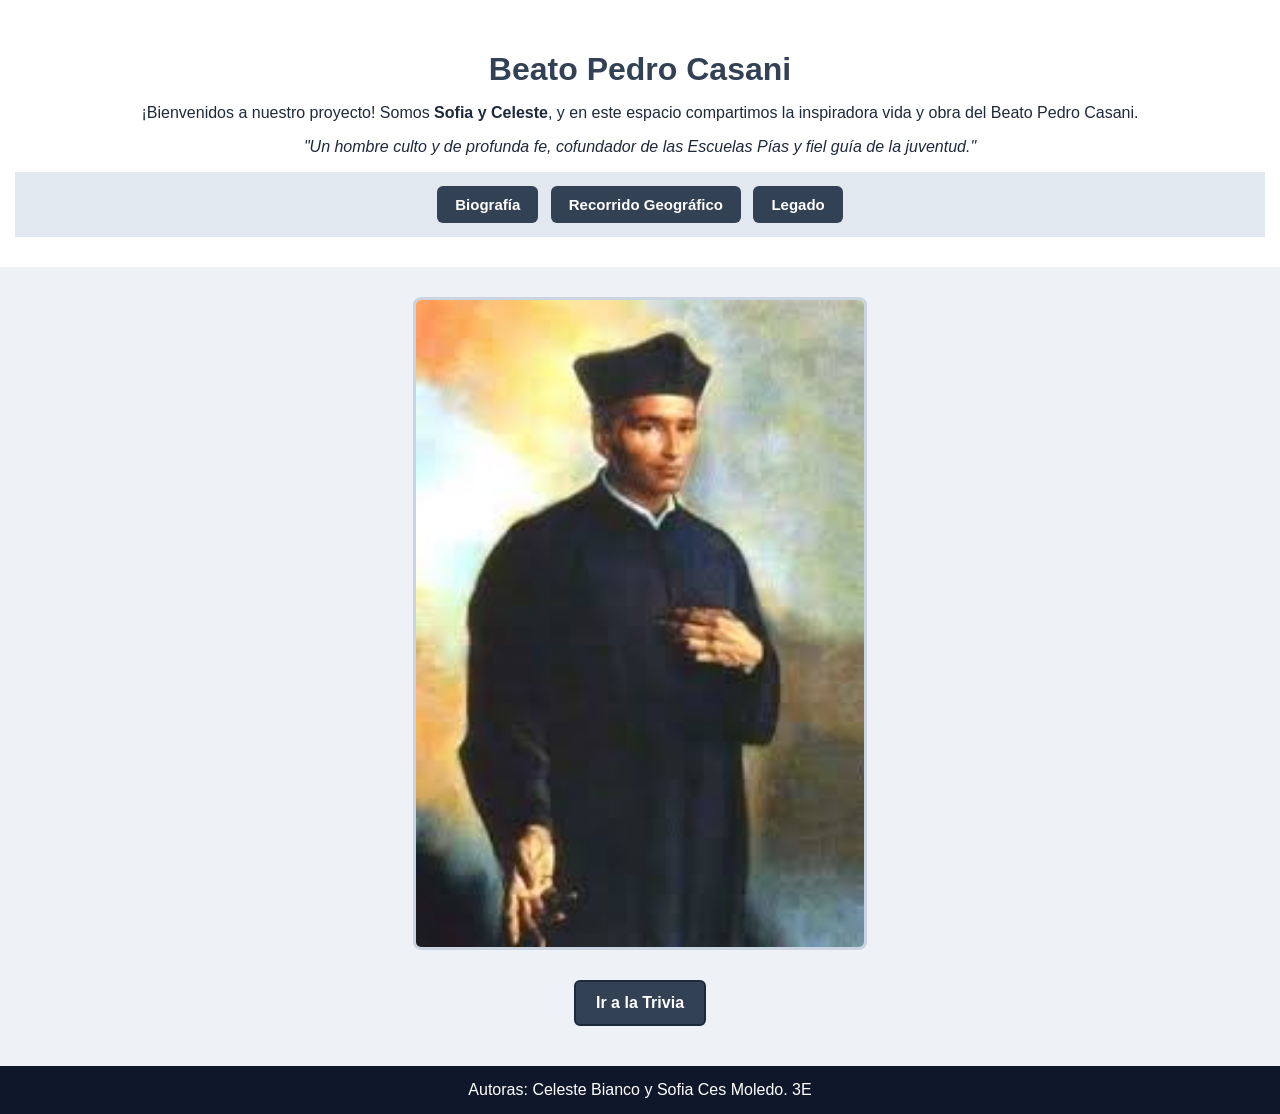
<file: index.html>
<!DOCTYPE html>
<html lang="es">
<head>
    <meta charset="UTF-8">
    <meta name="viewport" content="width=device-width, initial-scale=1.0">
    <title>Beato Pedro Casani</title>
    <link rel="stylesheet" href="css/estilos.css">
</head>
<body>
    <header>
    <h1>Beato Pedro Casani</h1>
    <p>¡Bienvenidos a nuestro proyecto! Somos <strong>Sofia y Celeste</strong>, y en este espacio compartimos la inspiradora vida y obra del Beato Pedro Casani.</p>
    <p class="cita"><em>"Un hombre culto y de profunda fe, cofundador de las Escuelas Pías y fiel guía de la juventud."</em></p>
    
    <nav>
        <a href="./pages/biografia.html">Biografía</a>
        <a href="./pages/recorrido.html">Recorrido Geográfico</a>
        <a href="./pages/legado.html">Legado</a>
    </nav>
    </header>
    
    <main>
        <img src="img/Pedro Casani.jpeg" alt="Beato Pedro Casani" width="35%" class="img-destacada">
        <div class="contenedor-boton">
            <a href="./pages/trivia.html" class="boton-juego">Ir a la Trivia</a>
        </div>
    </main>
    <footer>
        Autoras: Celeste Bianco y Sofia Ces Moledo. 3E
    </footer>
    <script src="js/script.js"></script>
</body>
</html>
</file>
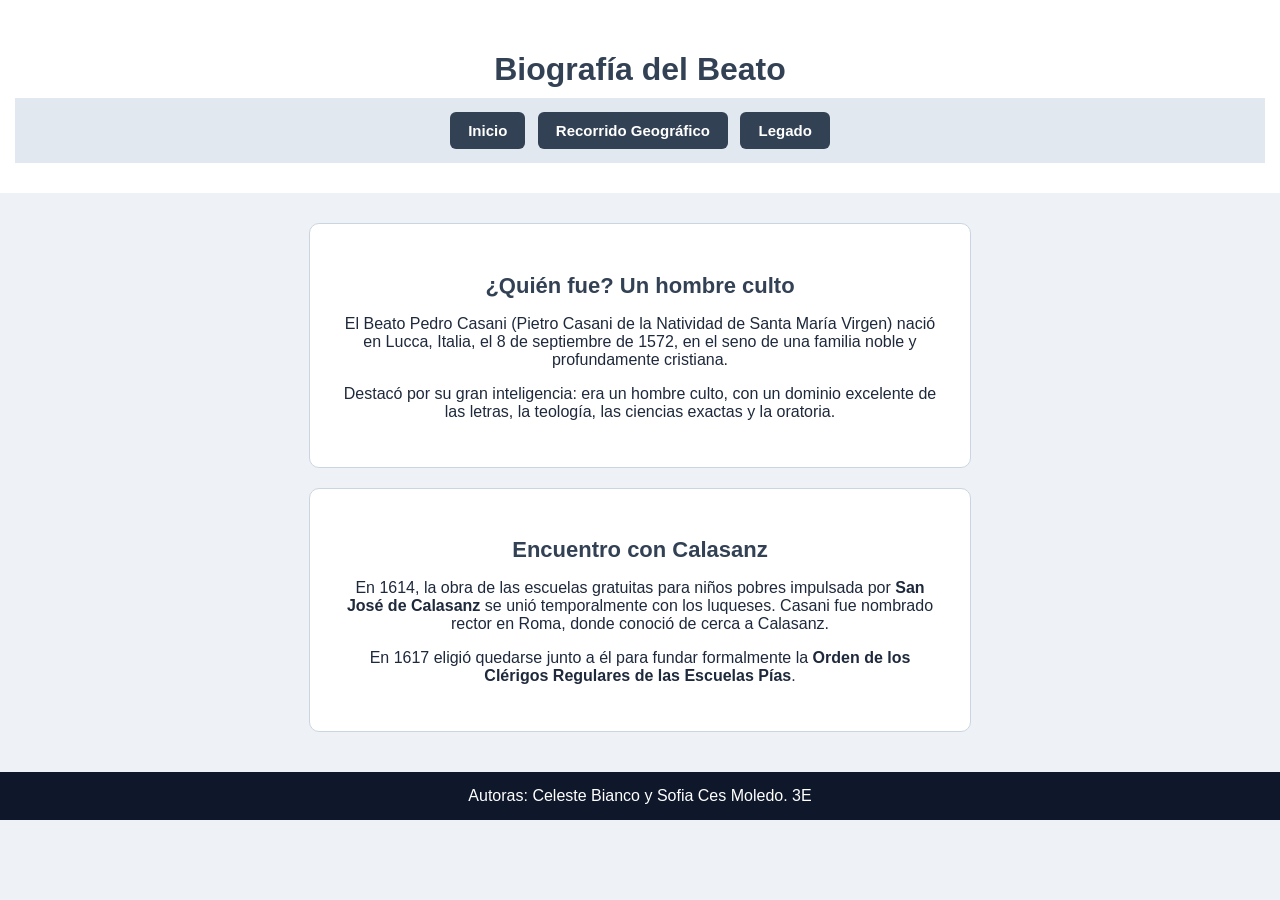
<file: pages/biografia.html>
<!DOCTYPE html>
<html lang="es">
<head>
    <meta charset="UTF-8">
    <meta name="viewport" content="width=device-width, initial-scale=1.0">
    <title>Biografía - Beato Pedro Casani</title>
    <link rel="stylesheet" href="../css/estilos.css">
</head>
<body>
    <header>
        <h1>Biografía del Beato</h1>
        <nav>
            <a href="../index.html">Inicio</a>
            <a href="recorrido.html">Recorrido Geográfico</a>
            <a href="legado.html">Legado</a>
        </nav>
    </header>
    
    <main class="cards-container">
        
        <div class="card">
            <h2>¿Quién fue? Un hombre culto</h2>
            <p>El Beato Pedro Casani (Pietro Casani de la Natividad de Santa María Virgen) nació en Lucca, Italia, el 8 de septiembre de 1572, en el seno de una familia noble y profundamente cristiana.</p>
            <p>Destacó por su gran inteligencia: era un hombre culto, con un dominio excelente de las letras, la teología, las ciencias exactas y la oratoria.</p>
        </div>

        <div class="card">
            <h2>Encuentro con Calasanz</h2>
            <p>En 1614, la obra de las escuelas gratuitas para niños pobres impulsada por <strong>San José de Calasanz</strong> se unió temporalmente con los luqueses. Casani fue nombrado rector en Roma, donde conoció de cerca a Calasanz.</p>
            <p>En 1617 eligió quedarse junto a él para fundar formalmente la <strong>Orden de los Clérigos Regulares de las Escuelas Pías</strong>.</p>
        </div>

    </main>
    <footer>
        Autoras: Celeste Bianco y Sofia Ces Moledo. 3E
    </footer>
</body>
</html>
</file>
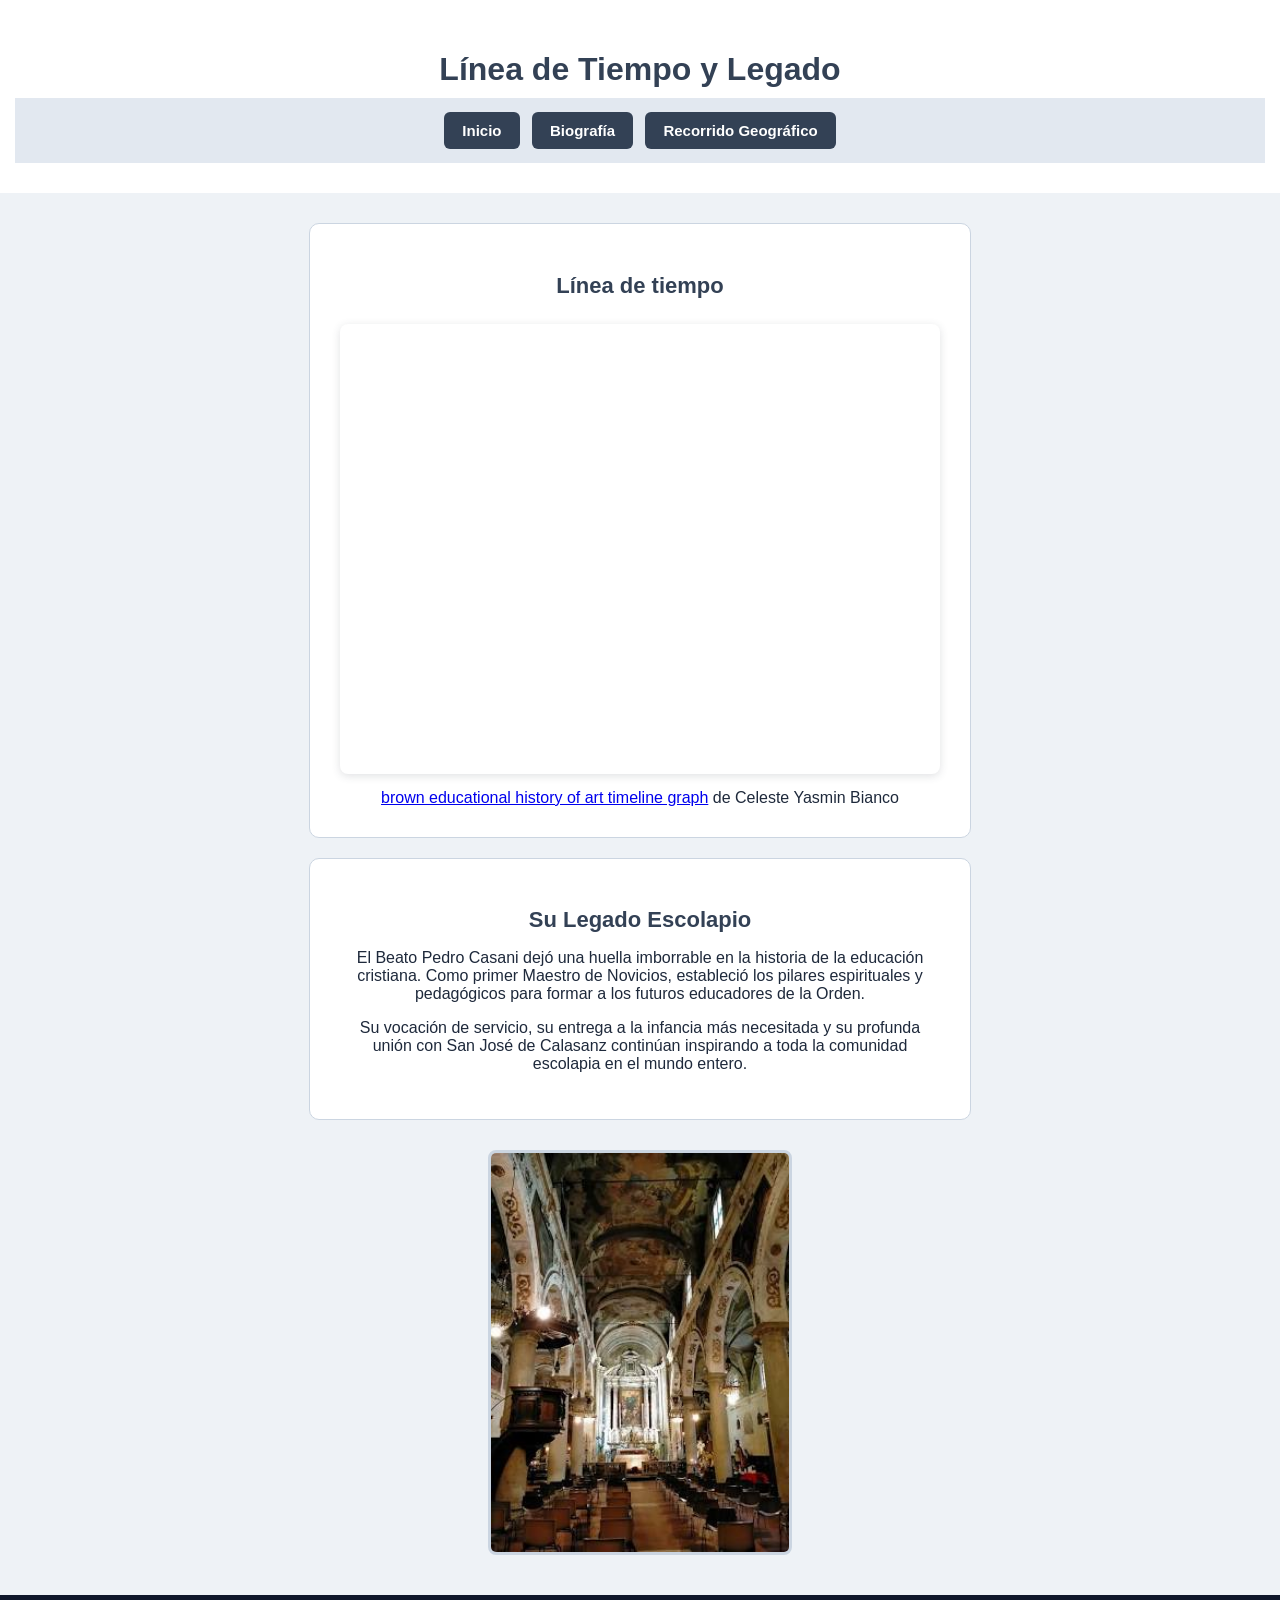
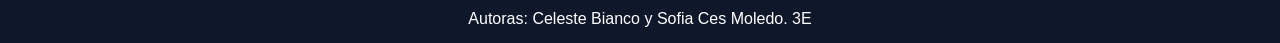
<file: pages/legado.html>
<!DOCTYPE html>
<html lang="es">
<head>
    <meta charset="UTF-8">
    <meta name="viewport" content="width=device-width, initial-scale=1.0">
    <title>Línea de Tiempo y Legado - Beato Pedro Casani</title>
    <link rel="stylesheet" href="../css/estilos.css">
</head>
<body>
    <header>
        <h1>Línea de Tiempo y Legado</h1>
        <nav>
            <a href="../index.html">Inicio</a>
            <a href="biografia.html">Biografía</a>
            <a href="recorrido.html">Recorrido Geográfico</a>
        </nav>
    </header>
    
    <main class="cards-container">
        
        <section class="card">
            <h2>Línea de tiempo</h2>
            <div style="position: relative; width: 100%; height: 0; padding-top: 75.0000%;
 padding-bottom: 0; box-shadow: 0 2px 8px 0 rgba(63,69,81,0.16); margin-top: 1.6em; margin-bottom: 0.9em; overflow: hidden;
 border-radius: 8px; will-change: transform;">
  <iframe loading="lazy" style="position: absolute; width: 100%; height: 100%; top: 0; left: 0; border: none; padding: 0;margin: 0;"
    src="https://www.canva.com/design/DAHXeZjfh_w/knN_sbBNwFlVfVYjW6xrFQ/view?embed" allowfullscreen="allowfullscreen" allow="fullscreen">
  </iframe>
</div>
<a href="https:&#x2F;&#x2F;www.canva.com&#x2F;design&#x2F;DAHXeZjfh_w&#x2F;knN_sbBNwFlVfVYjW6xrFQ&#x2F;view?utm_content=DAHXeZjfh_w&amp;utm_campaign=designshare&amp;utm_medium=embeds&amp;utm_source=link" target="_blank" rel="noopener">brown educational history of art timeline graph</a> de Celeste Yasmin Bianco
           
        </section>

        <section class="card">
            <h2>Su Legado Escolapio</h2>
            <p>El Beato Pedro Casani dejó una huella imborrable en la historia de la educación cristiana. Como primer Maestro de Novicios, estableció los pilares espirituales y pedagógicos para formar a los futuros educadores de la Orden.</p>
            <p>Su vocación de servicio, su entrega a la infancia más necesitada y su profunda unión con San José de Calasanz continúan inspirando a toda la comunidad escolapia en el mundo entero.</p>
        </section>
         <img src="../img/Congregación de los Clérigos Regulares de la Madre de Dios.jpg" alt="Congregación"  width="35%" class="img-destacada">

    </main>
    <footer> 
        Autoras: Celeste Bianco y Sofia Ces Moledo. 3E
    </footer>
</body>
</html>
</file>
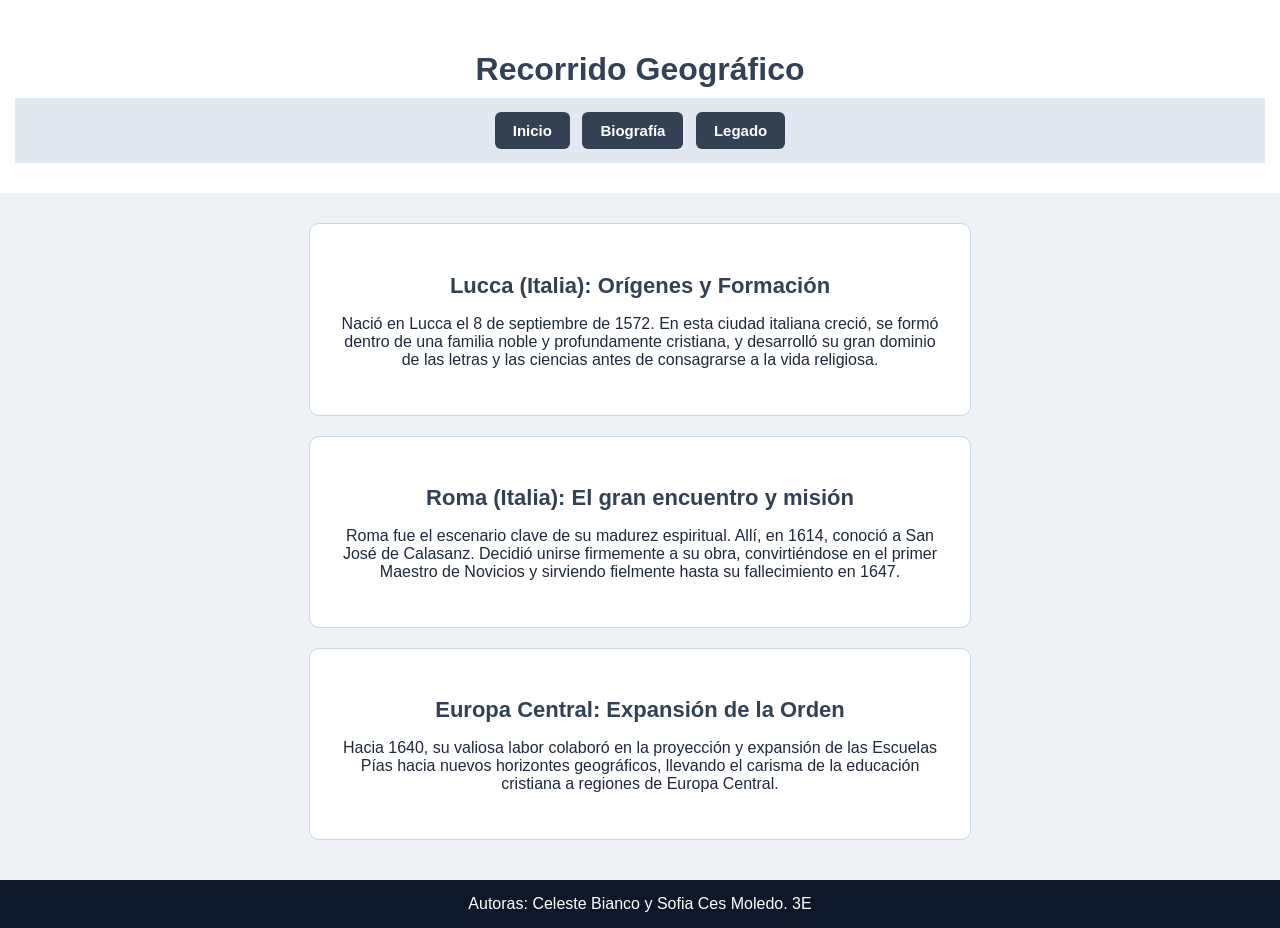
<file: pages/recorrido.html>
<!DOCTYPE html>
<html lang="es">
<head>
    <meta charset="UTF-8">
    <meta name="viewport" content="width=device-width, initial-scale=1.0">
    <title>Recorrido Geográfico - Beato Pedro Casani</title>
    <link rel="stylesheet" href="../css/estilos.css">
</head>
<body>
    <header>
        <h1>Recorrido Geográfico</h1>
        <nav>
            <a href="../index.html">Inicio</a>
            <a href="biografia.html">Biografía</a>
            <a href="legado.html">Legado</a>
        </nav>
    </header>
    
    <main class="cards-container">
        
        <section class="card">
            <h2>Lucca (Italia): Orígenes y Formación</h2>
            <p>Nació en Lucca el 8 de septiembre de 1572. En esta ciudad italiana creció, se formó dentro de una familia noble y profundamente cristiana, y desarrolló su gran dominio de las letras y las ciencias antes de consagrarse a la vida religiosa.</p>
        </section>

        <section class="card">
            <h2>Roma (Italia): El gran encuentro y misión</h2>
            <p>Roma fue el escenario clave de su madurez espiritual. Allí, en 1614, conoció a San José de Calasanz. Decidió unirse firmemente a su obra, convirtiéndose en el primer Maestro de Novicios y sirviendo fielmente hasta su fallecimiento en 1647.</p>
        </section>

        <section class="card">
            <h2>Europa Central: Expansión de la Orden</h2>
            <p>Hacia 1640, su valiosa labor colaboró en la proyección y expansión de las Escuelas Pías hacia nuevos horizontes geográficos, llevando el carisma de la educación cristiana a regiones de Europa Central.</p>
        </section>

    </main>
    <footer>
        Autoras: Celeste Bianco y Sofia Ces Moledo. 3E
    </footer>
</body>
</html>
</file>
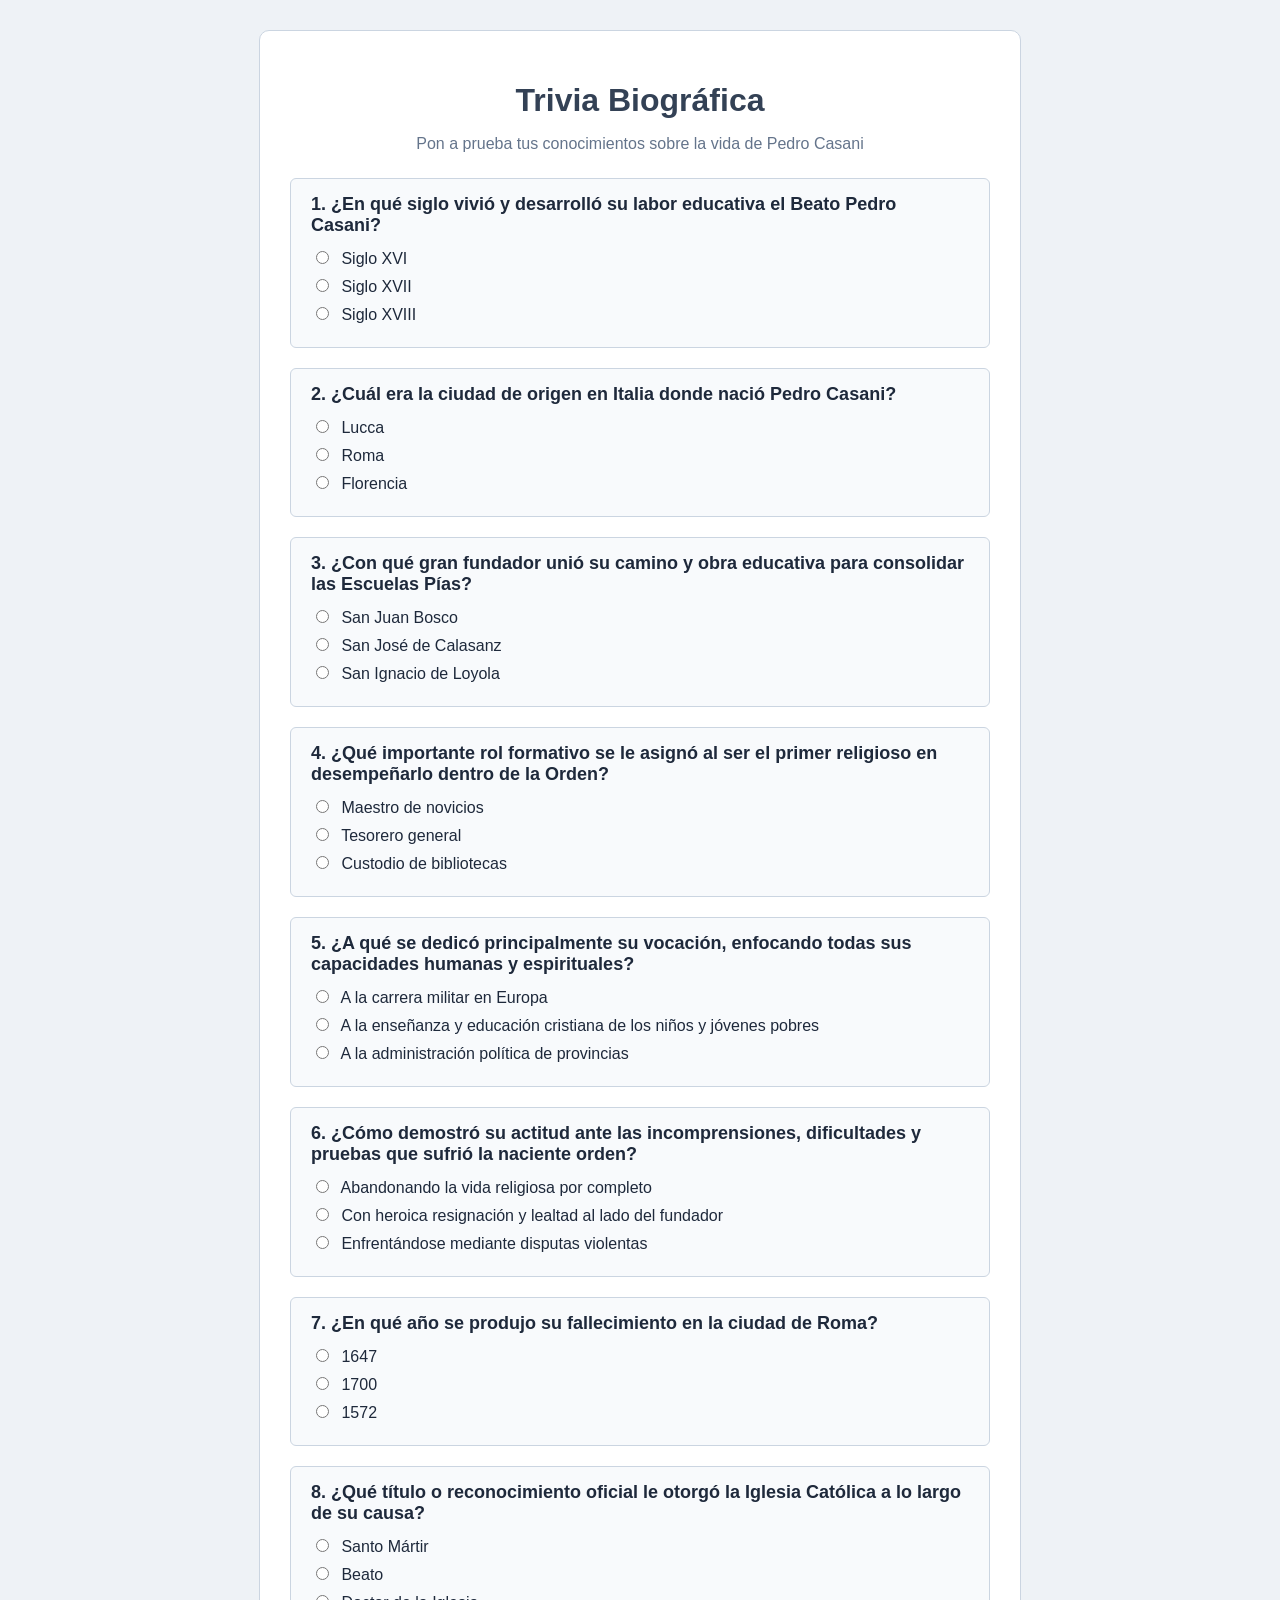
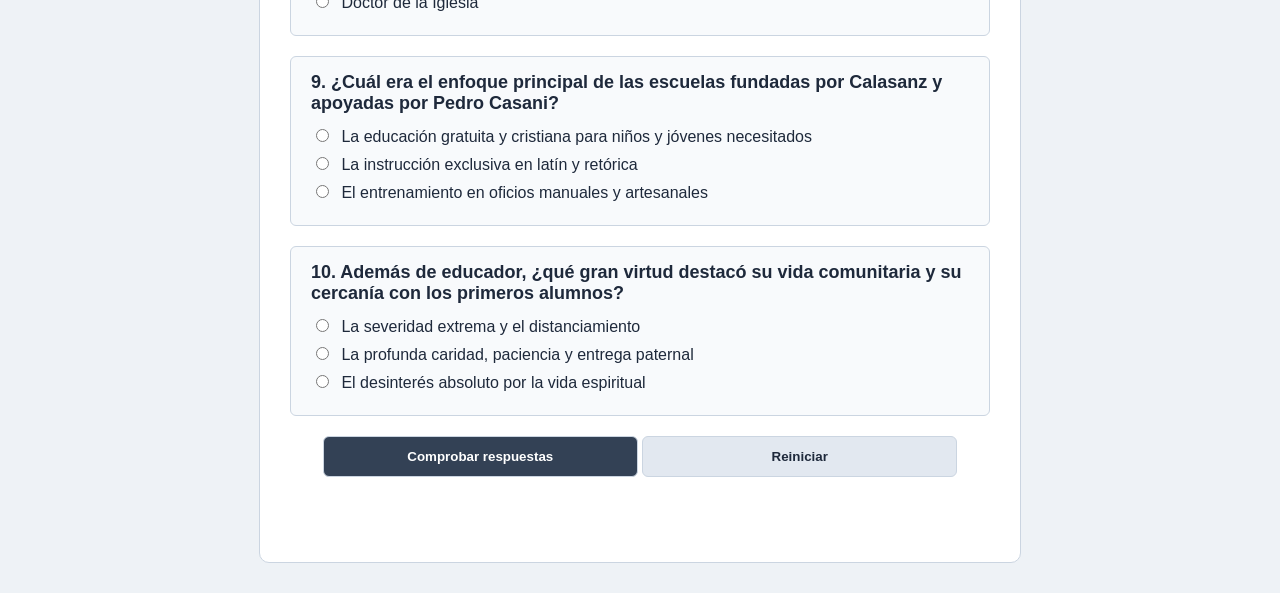
<file: pages/trivia.html>
<!DOCTYPE html>
<html lang="es">
<head>
    <meta charset="UTF-8">
    <meta name="viewport" content="width=device-width, initial-scale=1.0">
    <title>Trivia: Beato Pedro Casani</title>
<link rel="stylesheet" href="../css/estilos.css">
</head>
<body>

    <main class="quiz-container">
        <h1>Trivia Biográfica</h1>
        <p class="subtitulo">Pon a prueba tus conocimientos sobre la vida de Pedro Casani</p>

        <section class="pregunta-box">
            <h2>1. ¿En qué siglo vivió y desarrolló su labor educativa el Beato Pedro Casani?</h2>
            <label><input type="radio" name="p1" value="a"> Siglo XVI</label>
            <label><input type="radio" name="p1" value="b"> Siglo XVII</label>
            <label><input type="radio" name="p1" value="c"> Siglo XVIII</label>
        </section>

        <section class="pregunta-box">
            <h2>2. ¿Cuál era la ciudad de origen en Italia donde nació Pedro Casani?</h2>
            <label><input type="radio" name="p2" value="a"> Lucca</label>
            <label><input type="radio" name="p2" value="b"> Roma</label>
            <label><input type="radio" name="p2" value="c"> Florencia</label>
        </section>

        <section class="pregunta-box">
            <h2>3. ¿Con qué gran fundador unió su camino y obra educativa para consolidar las Escuelas Pías?</h2>
            <label><input type="radio" name="p3" value="a"> San Juan Bosco</label>
            <label><input type="radio" name="p3" value="b"> San José de Calasanz</label>
            <label><input type="radio" name="p3" value="c"> San Ignacio de Loyola</label>
        </section>

        <section class="pregunta-box">
            <h2>4. ¿Qué importante rol formativo se le asignó al ser el primer religioso en desempeñarlo dentro de la Orden?</h2>
            <label><input type="radio" name="p4" value="a"> Maestro de novicios</label>
            <label><input type="radio" name="p4" value="b"> Tesorero general</label>
            <label><input type="radio" name="p4" value="c"> Custodio de bibliotecas</label>
        </section>

        <section class="pregunta-box">
            <h2>5. ¿A qué se dedicó principalmente su vocación, enfocando todas sus capacidades humanas y espirituales?</h2>
            <label><input type="radio" name="p5" value="a"> A la carrera militar en Europa</label>
            <label><input type="radio" name="p5" value="b"> A la enseñanza y educación cristiana de los niños y jóvenes pobres</label>
            <label><input type="radio" name="p5" value="c"> A la administración política de provincias</label>
        </section>

        <section class="pregunta-box">
            <h2>6. ¿Cómo demostró su actitud ante las incomprensiones, dificultades y pruebas que sufrió la naciente orden?</h2>
            <label><input type="radio" name="p6" value="a"> Abandonando la vida religiosa por completo</label>
            <label><input type="radio" name="p6" value="b"> Con heroica resignación y lealtad al lado del fundador</label>
            <label><input type="radio" name="p6" value="c"> Enfrentándose mediante disputas violentas</label>
        </section>
    
        <section class="pregunta-box">
            <h2>7. ¿En qué año se produjo su fallecimiento en la ciudad de Roma?</h2>
            <label><input type="radio" name="p7" value="a"> 1647</label>
            <label><input type="radio" name="p7" value="b"> 1700</label>
            <label><input type="radio" name="p7" value="c"> 1572</label>
        </section>

        <section class="pregunta-box">
            <h2>8. ¿Qué título o reconocimiento oficial le otorgó la Iglesia Católica a lo largo de su causa?</h2>
            <label><input type="radio" name="p8" value="a"> Santo Mártir</label>
            <label><input type="radio" name="p8" value="b"> Beato</label>
            <label><input type="radio" name="p8" value="c"> Doctor de la Iglesia</label>
        </section>

        <section class="pregunta-box">
            <h2>9. ¿Cuál era el enfoque principal de las escuelas fundadas por Calasanz y apoyadas por Pedro Casani?</h2>
            <label><input type="radio" name="p9" value="a"> La educación gratuita y cristiana para niños y jóvenes necesitados</label>
            <label><input type="radio" name="p9" value="b"> La instrucción exclusiva en latín y retórica</label>
            <label><input type="radio" name="p9" value="c"> El entrenamiento en oficios manuales y artesanales</label>
        </section>

        <section class="pregunta-box">
            <h2>10. Además de educador, ¿qué gran virtud destacó su vida comunitaria y su cercanía con los primeros alumnos?</h2>
            <label><input type="radio" name="p10" value="a"> La severidad extrema y el distanciamiento</label>
            <label><input type="radio" name="p10" value="b"> La profunda caridad, paciencia y entrega paternal</label>
            <label><input type="radio" name="p10" value="c"> El desinterés absoluto por la vida espiritual</label>
        </section>

        <div class="botones-container">
            <button id="comprobar" type="button">Comprobar respuestas</button>
            <button id="reiniciar" type="button">Reiniciar</button>
        </div>

        <div id="resultado"></div>
    </main>

 <script src="../js/script.js"></script>
</body>
</html>
</file>
<file: css/estilos.css>
body {
    margin: 0px;
    font-family: Arial, sans-serif;
    background-color: #eef2f6;
    color: #1e293b;
}

header {
    text-align: center;
    padding: 30px 15px;
    background-color: #ffffff;
}

h1 {
    color: #334155;
    margin-bottom: 10px;
}

nav {
    text-align: center;
    background-color: #e2e8f0;
    padding: 10px;
}

nav a {
    background-color: #334155;
    color: #ffffff;
    text-decoration: none;
    padding: 10px 18px;
    border-radius: 6px;
    font-weight: bold;
    font-size: 15px;
    display: inline-block;
    margin: 4px;
}

.cards-container {
    max-width: 850px;
    margin: 30px auto;
    padding: 0px 15px;
    text-align: center;
}

.card {
    background-color: #ffffff;
    padding: 30px;
    margin: 20px auto;
    border-radius: 10px;
    border: 1px solid #cbd5e1;
    width: 80%;
    max-width: 600px;
    text-align: center;
}

.card h2 {
    color: #334155;
    font-size: 22px;
    margin-bottom: 15px;
}

.img-destacada {
    width: 35%;
    display: block;
    margin: 30px auto;
    border-radius: 8px;
    border: 3px solid #cbd5e1;
}

footer {
    background-color: #0f172a;
    color: #ffffff;
    text-align: center;
    padding: 15px;
    margin-top: 40px;
    position: relative;
}

.contenedor-boton {
    text-align: center;
    margin-top: 30px;
    margin-bottom: 20px;
}

.boton-juego {
    background-color: #334155;
    color: #ffffff;
    padding: 12px 20px;
    text-decoration: none;
    border-radius: 6px;
    border: 2px solid #1e293b;
    display: inline-block;
    font-weight: bold;
}
.quiz-container {
    max-width: 700px;
    margin: 30px auto;
    background-color: #ffffff;
    padding: 30px;
    border: 1px solid #cbd5e1;
    border-radius: 10px;
    text-align: center;
}

.subtitulo {
    text-align: center;
    color: #64748b;
    margin-bottom: 25px;
}

.pregunta-box {
    background-color: #f8fafc;
    border: 1px solid #cbd5e1;
    padding: 15px 20px;
    border-radius: 6px;
    margin-bottom: 20px;
    text-align: left; 

}

.pregunta-box h2 {
    font-size: 18px;
    color: #1e293b;
    margin-top: 0px;
    margin-bottom: 12px;
}

.pregunta-box label {
    display: block;
    margin-bottom: 8px;
}

.pregunta-box input[type="radio"] {
    margin-right: 8px;
}

.botones-container {
    margin-top: 20px;
    text-align: center;
}

.botones-container button {
    width: 45%;
    padding: 12px;
    font-weight: bold;
    border-radius: 6px;
    border: 1px solid #cbd5e1;
}

#comprobar {
    background-color: #334155;
    color: white;
}

#reiniciar {
    background-color: #e2e8f0;
    color: #1e293b;
}

#resultado {
    margin-top: 25px;
    padding: 15px;
    border-radius: 6px;
    text-align: center;
}

#resultado h3 {
    margin-top: 0px;
    margin-bottom: 8px;
}

.alerta-error {
    background-color: #fff5f5;
    color: #c53030;
    border: 1px solid #feb2b2;
}

.alerta-exito {
    background-color: #f0fff4;
    color: #22543d;
    border: 1px solid #9ae6b4;
}

.alerta-advertencia {
    background-color: #fffff0;
    color: #744210;
    border: 1px solid #fbd38d;
}
</file>
